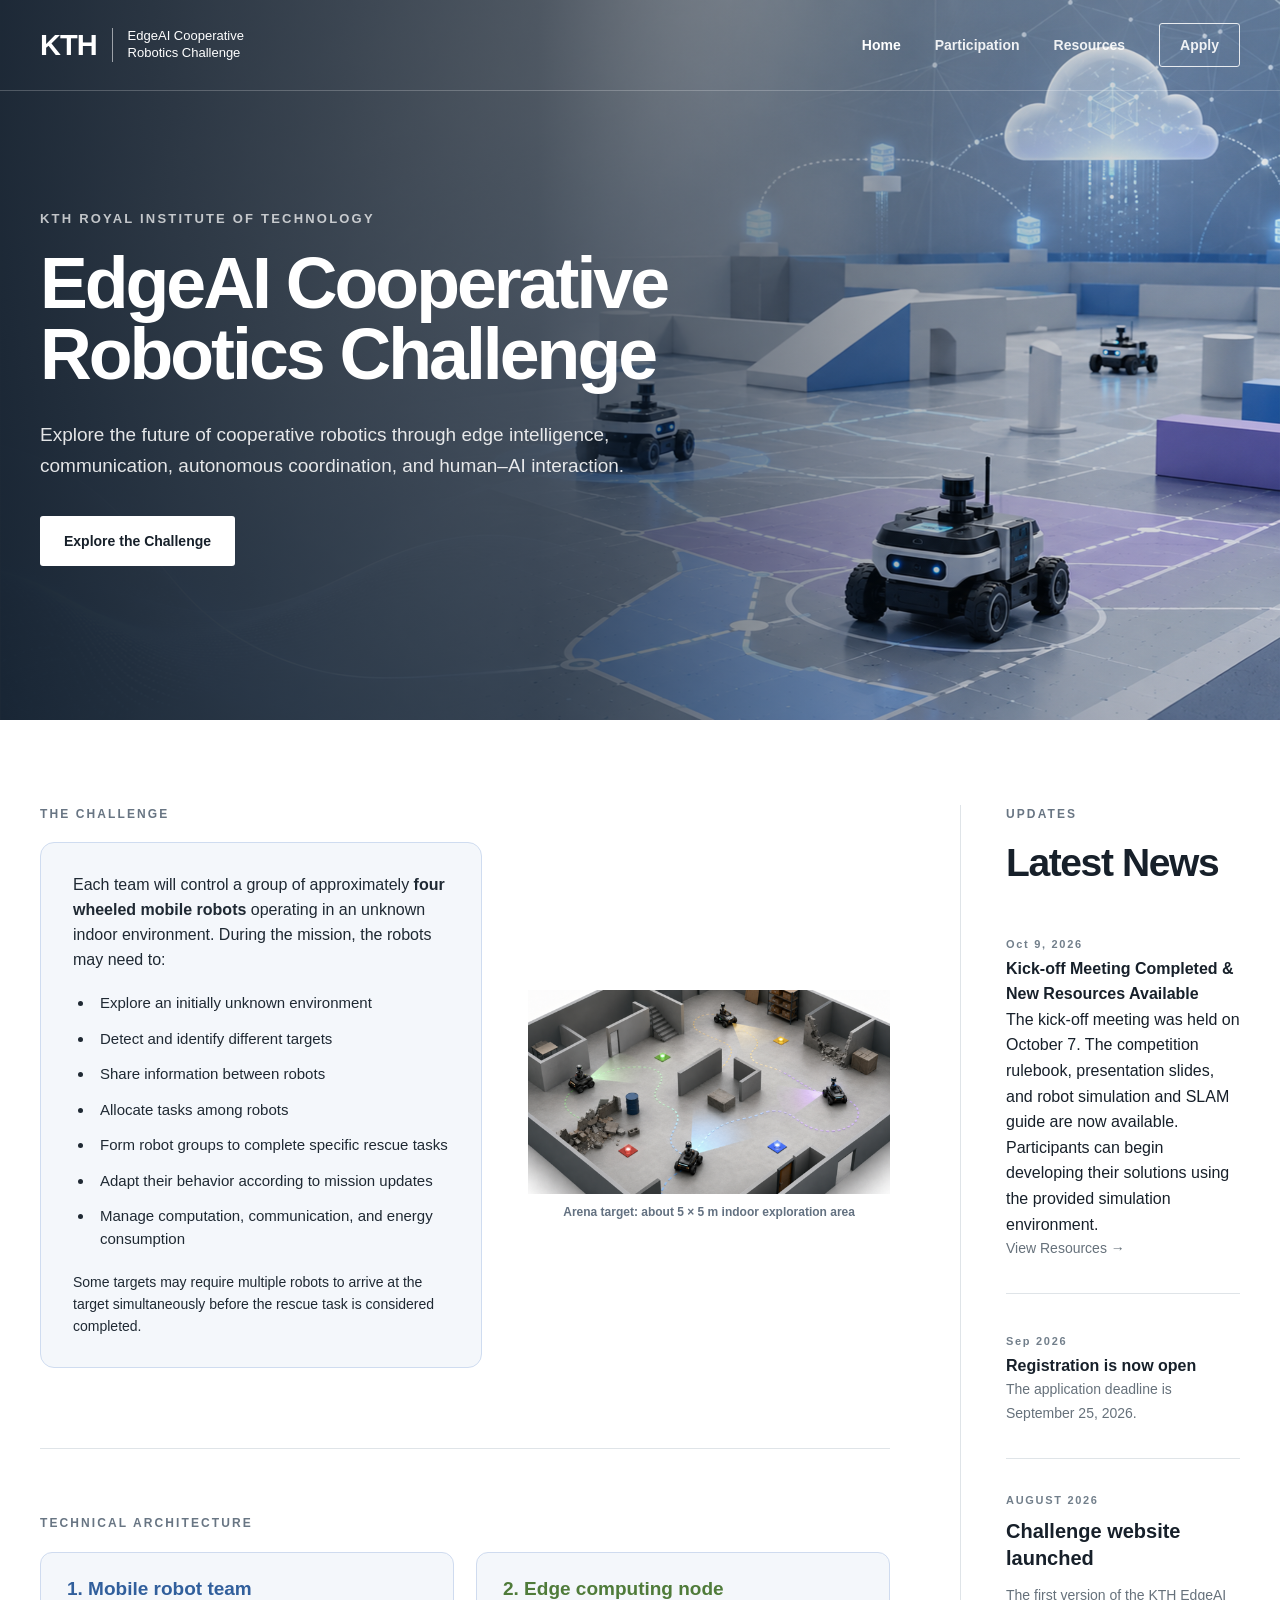
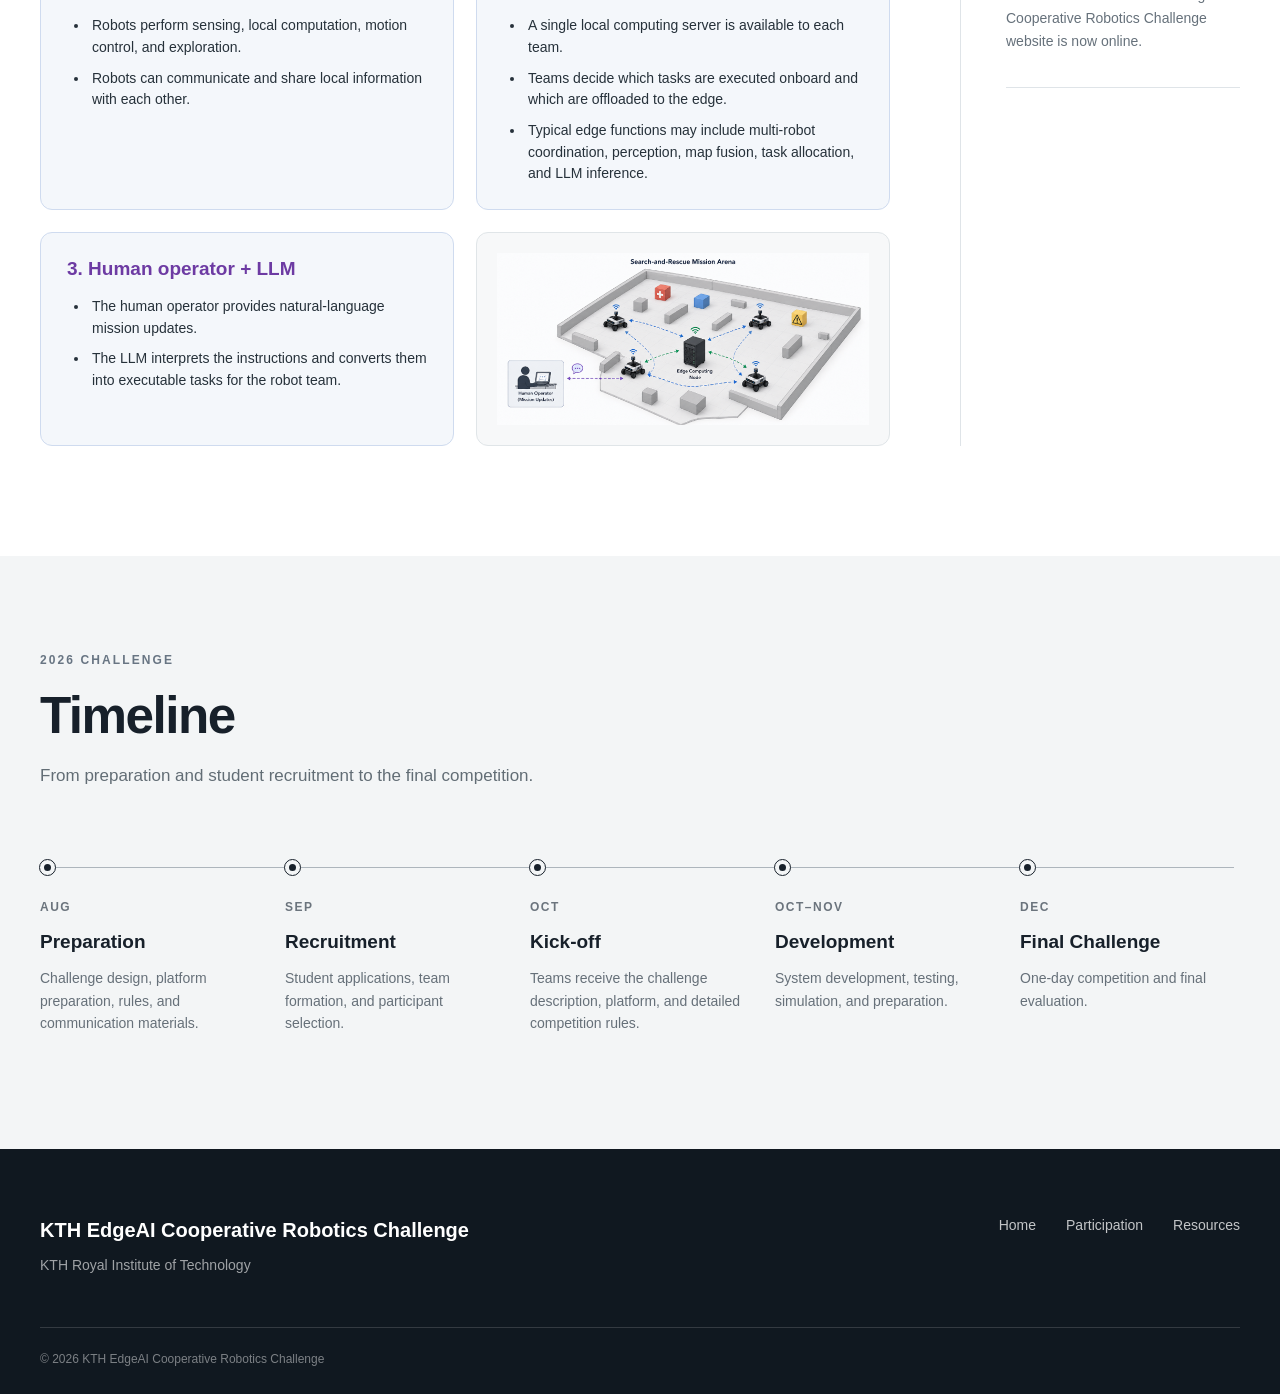
<file: index.html>
<!DOCTYPE html>
<html lang="en">

<head>
    <meta charset="UTF-8">

    <meta name="viewport"
          content="width=device-width, initial-scale=1.0">

    <title>KTH EdgeAI Cooperative Robotics Challenge</title>

    <meta name="description"
          content="KTH EdgeAI Cooperative Robotics Challenge - a student challenge on cooperative robotics, edge AI, communication, control, and human-robot interaction.">

    <link rel="stylesheet" href="style.css">
</head>


<body>


<!-- =========================================================
     Header / Navigation
========================================================= -->

<header class="site-header">

    <div class="nav-container">

        <a href="index.html" class="brand">

            <span class="brand-main">
                KTH
            </span>

            <span class="brand-sub">
                EdgeAI Cooperative<br>
                Robotics Challenge
            </span>

        </a>


        <nav class="main-nav">

            <a href="index.html"
               class="active">
                Home
            </a>

            <a href="participation.html">
                Participation
            </a>

            <a href="resources.html">
                Resources
            </a>

            <a href="apply.html"
               class="apply-button">
                Apply
            </a>

        </nav>

    </div>

</header>



<!-- =========================================================
     Hero
========================================================= -->

<section class="hero">

    <div class="hero-overlay"></div>

    <div class="hero-container">

        <div class="hero-content">

            <p class="hero-kicker">
                KTH ROYAL INSTITUTE OF TECHNOLOGY
            </p>

            <h1>
                EdgeAI Cooperative<br>
                Robotics Challenge
            </h1>

            <p class="hero-description">
                Explore the future of cooperative robotics through
                edge intelligence, communication, autonomous coordination,
                and human–AI interaction.
            </p>

            <a href="#challenge"
               class="hero-button">
                Explore the Challenge
            </a>

        </div>

    </div>

</section>



<!-- =========================================================
     Main
========================================================= -->

<main>


    <!-- =====================================================
         Main content + Latest News
    ====================================================== -->

    <section class="content-section"
             id="challenge">

        <div class="content-grid">


            <!-- =================================================
                 LEFT MAIN COLUMN
            ================================================== -->

            <div class="main-column">


                <!-- =============================================
                     Challenge
                ============================================== -->

                <section class="challenge-section">

                    <p class="section-label">
                        THE CHALLENGE
                    </p>


                    <div class="challenge-layout">


                        <!-- LEFT TEXT -->

                        <div class="challenge-text">

                            <p class="challenge-overview">

                                Each team will control a group of approximately
                                <strong>four wheeled mobile robots</strong>
                                operating in an unknown indoor environment.

                                During the mission, the robots may need to:

                            </p>


                            <ul class="challenge-list">

                                <li>
                                    Explore an initially unknown environment
                                </li>

                                <li>
                                    Detect and identify different targets
                                </li>

                                <li>
                                    Share information between robots
                                </li>

                                <li>
                                    Allocate tasks among robots
                                </li>

                                <li>
                                    Form robot groups to complete specific rescue tasks
                                </li>

                                <li>
                                    Adapt their behavior according to mission updates
                                </li>

                                <li>
                                    Manage computation, communication,
                                    and energy consumption
                                </li>

                            </ul>


                            <p class="challenge-note">

                                Some targets may require multiple robots
                                to arrive at the target simultaneously
                                before the rescue task is considered completed.

                            </p>

                        </div>


                        <!-- RIGHT IMAGE -->

                        <div class="challenge-image-block">

                            <img
                                src="images/arena.png"
                                alt="Indoor multi-robot exploration challenge scenario"
                                class="challenge-image"
                            >

                            <p class="image-caption">
                                Arena target: about 5 × 5 m indoor exploration area
                            </p>

                        </div>


                    </div>

                </section>



                <!-- =============================================
                     Technical Architecture
                ============================================== -->

<section class="architecture-section">

    <p class="section-label">
        TECHNICAL ARCHITECTURE
    </p>

    <div class="architecture-grid">

        <!-- 1. Mobile robot team -->
        <div class="architecture-card">

            <h3>
                1. Mobile robot team
            </h3>

            <ul>
                <li>
                    Robots perform sensing, local computation,
                    motion control, and exploration.
                </li>

                <li>
                    Robots can communicate and share local
                    information with each other.
                </li>
            </ul>

        </div>


        <!-- 2. Edge computing node -->
        <div class="architecture-card">

            <h3>
                2. Edge computing node
            </h3>

            <ul>
                <li>
                    A single local computing server is available
                    to each team.
                </li>

                <li>
                    Teams decide which tasks are executed onboard
                    and which are offloaded to the edge.
                </li>

                <li>
                    Typical edge functions may include multi-robot
                    coordination, perception, map fusion,
                    task allocation, and LLM inference.
                </li>
            </ul>

        </div>


        <!-- 3. Human operator + LLM -->
        <div class="architecture-card">

            <h3>
                3. Human operator + LLM
            </h3>

            <ul>
                <li>
                    The human operator provides natural-language
                    mission updates.
                </li>

                <li>
                    The LLM interprets the instructions and converts
                    them into executable tasks for the robot team.
                </li>
            </ul>

        </div>


        <!-- Architecture figure -->
        <div class="architecture-figure">

            <img
                src="images/architecture.png"
                alt="Technical architecture of the KTH EdgeAI Cooperative Robotics Challenge"
                class="architecture-image"
            >

        </div>

    </div>

</section>

            </div>



            <!-- =================================================
                 RIGHT NEWS COLUMN
            ================================================== -->

            <aside class="news-column">


                <div class="news-header">

                    <p class="section-label">
                        UPDATES
                    </p>

                    <h2>
                        Latest News
                    </h2>

                </div>

                <div class="news-item">
              <span class="news-date">Oct 9, 2026</span>
              <div>
                <strong>Kick-off Meeting Completed &amp; New Resources Available</strong>
                <p>
                  The kick-off meeting was held on October 7.
                  The competition rulebook, presentation slides,
                  and robot simulation and SLAM guide are now available.
                  Participants can begin developing their solutions
                  using the provided simulation environment.
                </p>
                <p>
                  <a href="resources.html">View Resources →</a>
                </p>
              </div>
            </div>

            <div class="news-item">
                  <span class="news-date">Sep 2026</span>
                  <div>
                    <strong>Registration is now open</strong>
                    <p>
                      The application deadline is September 25, 2026.
                    </p>
                  </div>
                </div>


                <article class="news-item">

                    <p class="news-date">
                        AUGUST 2026
                    </p>

                    <h3>
                        Challenge website launched
                    </h3>

                    <p>
                        The first version of the KTH EdgeAI Cooperative
                        Robotics Challenge website is now online.
                    </p>

                </article>

            </aside>


        </div>

    </section>



    <!-- =====================================================
         Timeline
    ====================================================== -->

    <section class="timeline-section">

        <div class="timeline-container">


            <div class="timeline-heading">

                <p class="section-label">
                    2026 CHALLENGE
                </p>

                <h2>
                    Timeline
                </h2>

                <p>
                    From preparation and student recruitment
                    to the final competition.
                </p>

            </div>



            <div class="timeline">


                <div class="timeline-item">

                    <div class="timeline-dot"></div>

                    <p class="timeline-month">
                        AUG
                    </p>

                    <h3>
                        Preparation
                    </h3>

                    <p>
                        Challenge design, platform preparation,
                        rules, and communication materials.
                    </p>

                </div>



                <div class="timeline-item">

                    <div class="timeline-dot"></div>

                    <p class="timeline-month">
                        SEP
                    </p>

                    <h3>
                        Recruitment
                    </h3>

                    <p>
                        Student applications, team formation,
                        and participant selection.
                    </p>

                </div>



                <div class="timeline-item">

                    <div class="timeline-dot"></div>

                    <p class="timeline-month">
                        OCT
                    </p>

                    <h3>
                        Kick-off
                    </h3>

                    <p>
                        Teams receive the challenge description,
                        platform, and detailed competition rules.
                    </p>

                </div>



                <div class="timeline-item">

                    <div class="timeline-dot"></div>

                    <p class="timeline-month">
                        OCT–NOV
                    </p>

                    <h3>
                        Development
                    </h3>

                    <p>
                        System development, testing,
                        simulation, and preparation.
                    </p>

                </div>



                <div class="timeline-item">

                    <div class="timeline-dot"></div>

                    <p class="timeline-month">
                        DEC
                    </p>

                    <h3>
                        Final Challenge
                    </h3>

                    <p>
                        One-day competition and final evaluation.
                    </p>

                </div>


            </div>

        </div>

    </section>


</main>



<!-- =========================================================
     Footer
========================================================= -->

<footer class="site-footer">

    <div class="footer-container">


        <div class="footer-brand">

            <h3>
                KTH EdgeAI Cooperative Robotics Challenge
            </h3>

            <p>
                KTH Royal Institute of Technology
            </p>

        </div>


        <div class="footer-links">

            <a href="index.html">
                Home
            </a>

            <a href="participation.html">
                Participation
            </a>

            <a href="resources.html">
                Resources
            </a>

        </div>


    </div>


    <div class="footer-bottom">
        © 2026 KTH EdgeAI Cooperative Robotics Challenge
    </div>

</footer>


</body>

</html>
</file>
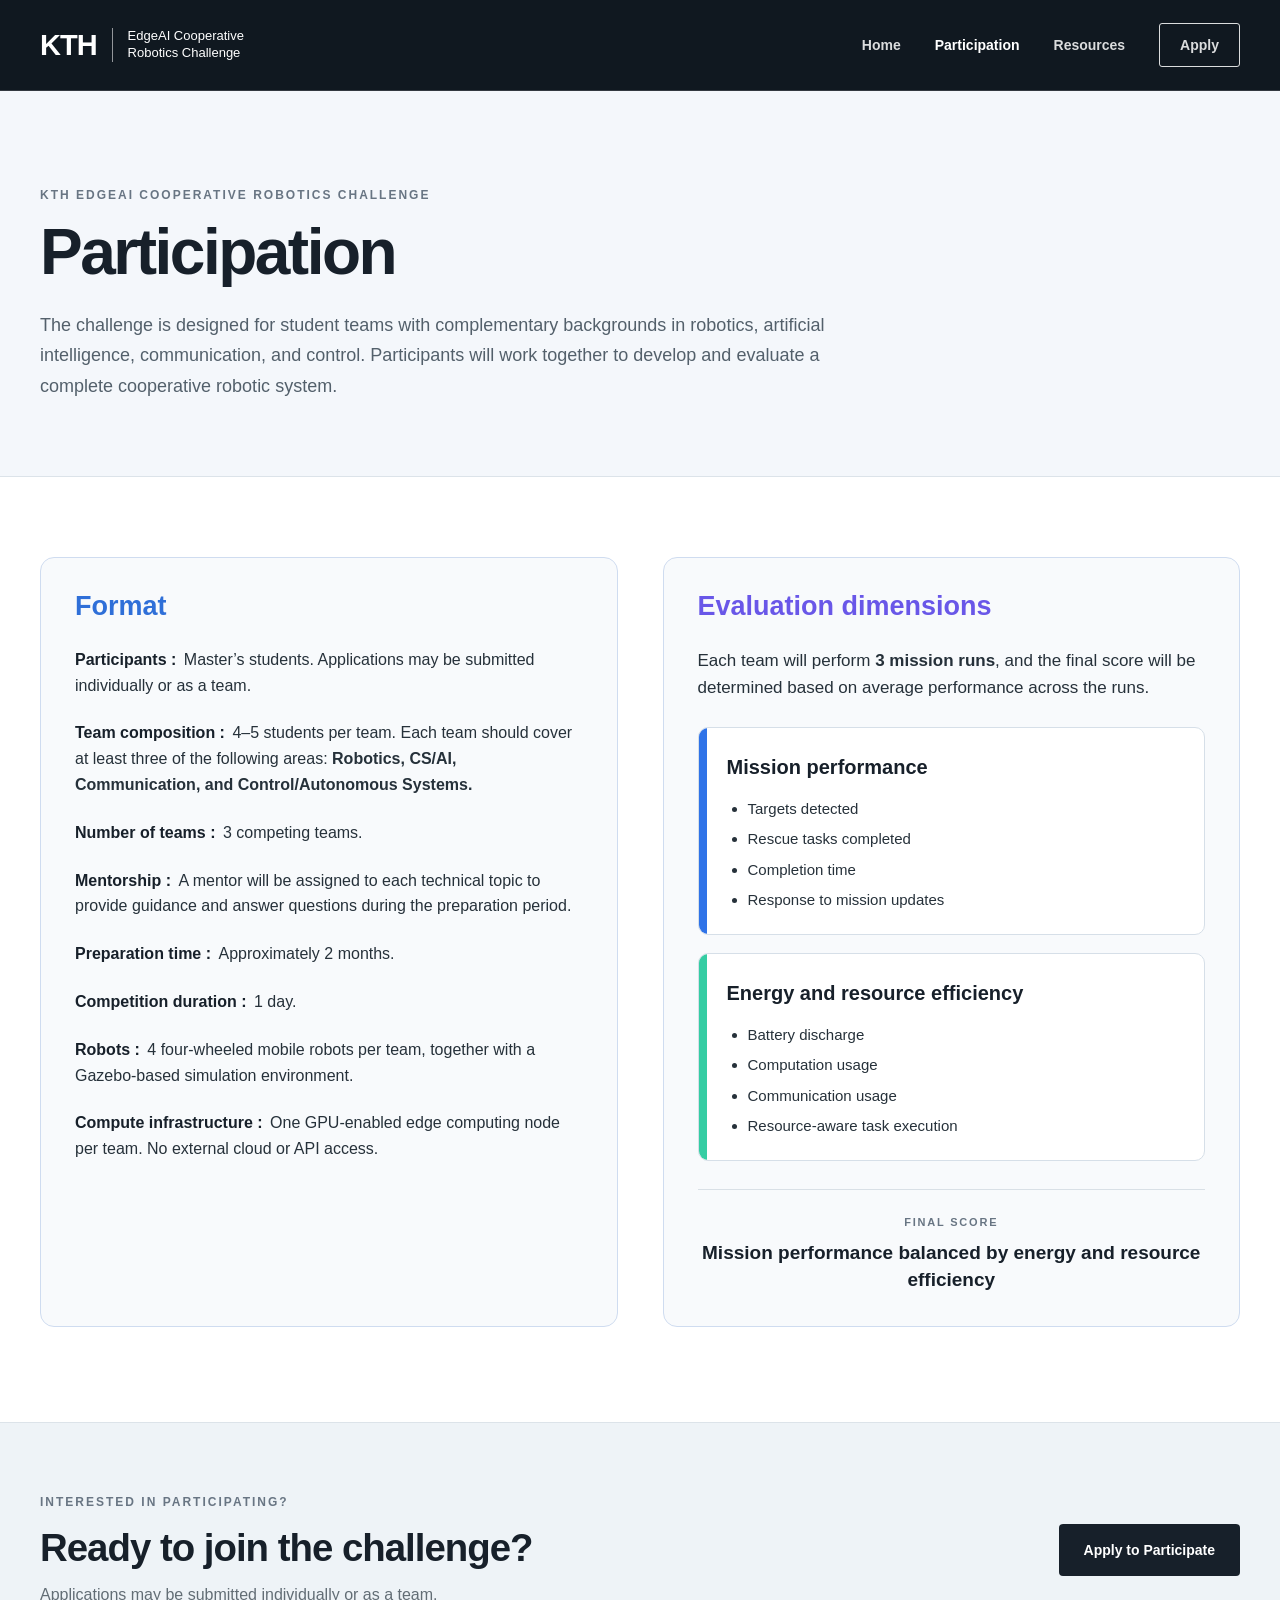
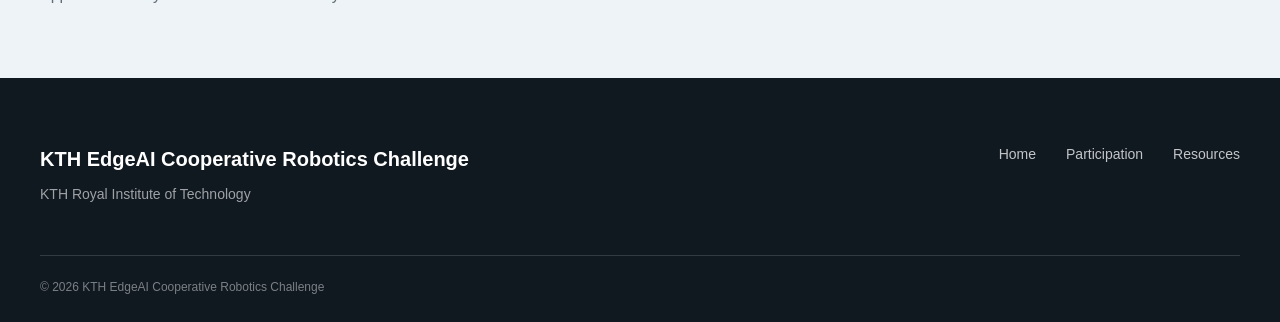
<file: participation.html>
<!DOCTYPE html>
<html lang="en">

<head>
    <meta charset="UTF-8">

    <meta name="viewport"
          content="width=device-width, initial-scale=1.0">

    <title>Participation | KTH EdgeAI Cooperative Robotics Challenge</title>

    <meta name="description"
          content="Participation information for the KTH EdgeAI Cooperative Robotics Challenge.">

    <link rel="stylesheet" href="style.css">
</head>


<body class="inner-page">


<!-- =========================================================
     Header / Navigation
========================================================= -->

<header class="inner-header">

    <div class="nav-container">

        <a href="index.html" class="brand">

            <span class="brand-main">
                KTH
            </span>

            <span class="brand-sub">
                EdgeAI Cooperative<br>
                Robotics Challenge
            </span>

        </a>


        <nav class="main-nav">

            <a href="index.html">
                Home
            </a>

            <a href="participation.html"
               class="active">
                Participation
            </a>

            <a href="resources.html">
                Resources
            </a>

            <a href="apply.html"
               class="apply-button">
                Apply
            </a>

        </nav>

    </div>

</header>



<!-- =========================================================
     Participation Hero
========================================================= -->

<section class="participation-hero">

    <div class="participation-container">

        <p class="page-kicker">
            KTH EDGEAI COOPERATIVE ROBOTICS CHALLENGE
        </p>

        <h1>
            Participation
        </h1>

        <p class="participation-lead">
            The challenge is designed for student teams with complementary
            backgrounds in robotics, artificial intelligence, communication,
            and control. Participants will work together to develop and evaluate
            a complete cooperative robotic system.
        </p>

    </div>

</section>



<!-- =========================================================
     Participation Main Content
========================================================= -->

<main>

    <section class="participation-content">

        <div class="participation-container">

            <div class="participation-grid">


                <!-- =================================================
                     LEFT: FORMAT
                ================================================== -->

                <section class="participation-panel format-panel">

                    <h2>
                        Format
                    </h2>


                    <div class="format-item">

                        <h3>
                            Participants
                        </h3>

                        <p>
                            Master’s students. Applications may be submitted
                            individually or as a team.
                        </p>

                    </div>


                    <div class="format-item">

                        <h3>
                            Team composition
                        </h3>

                        <p>
                            4–5 students per team. Each team should cover at least
                            three of the following areas:
                            <strong>
                                Robotics, CS/AI, Communication,
                                and Control/Autonomous Systems.
                            </strong>
                        </p>

                    </div>


                    <div class="format-item">

                        <h3>
                            Number of teams
                        </h3>

                        <p>
                            3 competing teams.
                        </p>

                    </div>


                    <div class="format-item">

                        <h3>
                            Mentorship
                        </h3>

                        <p>
                            A mentor will be assigned to each technical topic to provide guidance and answer questions during the preparation period. 
                        </p>

                    </div>


                    <div class="format-item">

                        <h3>
                            Preparation time
                        </h3>

                        <p>
                            Approximately 2 months.
                        </p>

                    </div>


                    <div class="format-item">

                        <h3>
                            Competition duration
                        </h3>

                        <p>
                            1 day.
                        </p>

                    </div>


                    <div class="format-item">

                        <h3>
                            Robots
                        </h3>

                        <p>
                            4 four-wheeled mobile robots per team, together with
                            a Gazebo-based simulation environment.
                        </p>

                    </div>


                    <div class="format-item">

                        <h3>
                            Compute infrastructure
                        </h3>

                        <p>
                            One GPU-enabled edge computing node per team.
                            No external cloud or API access.
                        </p>

                    </div>

                </section>



                <!-- =================================================
                     RIGHT: EVALUATION
                ================================================== -->

                <section class="participation-panel evaluation-panel">

                    <h2>
                        Evaluation dimensions
                    </h2>


                    <p class="evaluation-intro">
                        Each team will perform
                        <strong>3 mission runs</strong>,
                        and the final score will be determined based on
                        average performance across the runs.
                    </p>


                    <!-- Mission performance -->

                    <div class="evaluation-card mission-card">

                        <h3>
                            Mission performance
                        </h3>

                        <ul>
                            <li>Targets detected</li>
                            <li>Rescue tasks completed</li>
                            <li>Completion time</li>
                            <li>Response to mission updates</li>
                        </ul>

                    </div>


                    <!-- Energy -->

                    <div class="evaluation-card energy-card">

                        <h3>
                            Energy and resource efficiency
                        </h3>

                        <ul>
                            <li>Battery discharge</li>
                            <li>Computation usage</li>
                            <li>Communication usage</li>
                            <li>Resource-aware task execution</li>
                        </ul>

                    </div>


                    <div class="score-box">

                        <p class="score-label">
                            FINAL SCORE
                        </p>

                        <p class="score-text">
                            Mission performance balanced by
                            energy and resource efficiency
                        </p>

                    </div>

                </section>


            </div>

        </div>

    </section>



    <!-- =====================================================
         Apply CTA
    ====================================================== -->

    <section class="participation-cta">

        <div class="participation-container">

            <div class="cta-content">

                <div>

                    <p class="page-kicker">
                        INTERESTED IN PARTICIPATING?
                    </p>

                    <h2>
                        Ready to join the challenge?
                    </h2>

                    <p>
                        Applications may be submitted individually or as a team.
                    </p>

                </div>


                <a href="apply.html"
                   class="cta-button">
                    Apply to Participate
                </a>

            </div>

        </div>

    </section>

</main>



<!-- =========================================================
     Footer
========================================================= -->

<footer class="site-footer">

    <div class="footer-container">


        <div class="footer-brand">

            <h3>
                KTH EdgeAI Cooperative Robotics Challenge
            </h3>

            <p>
                KTH Royal Institute of Technology
            </p>

        </div>


        <div class="footer-links">

            <a href="index.html">
                Home
            </a>

            <a href="participation.html">
                Participation
            </a>

            <a href="resources.html">
                Resources
            </a>

        </div>


    </div>


    <div class="footer-bottom">
        © 2026 KTH EdgeAI Cooperative Robotics Challenge
    </div>

</footer>


</body>

</html>
</file>
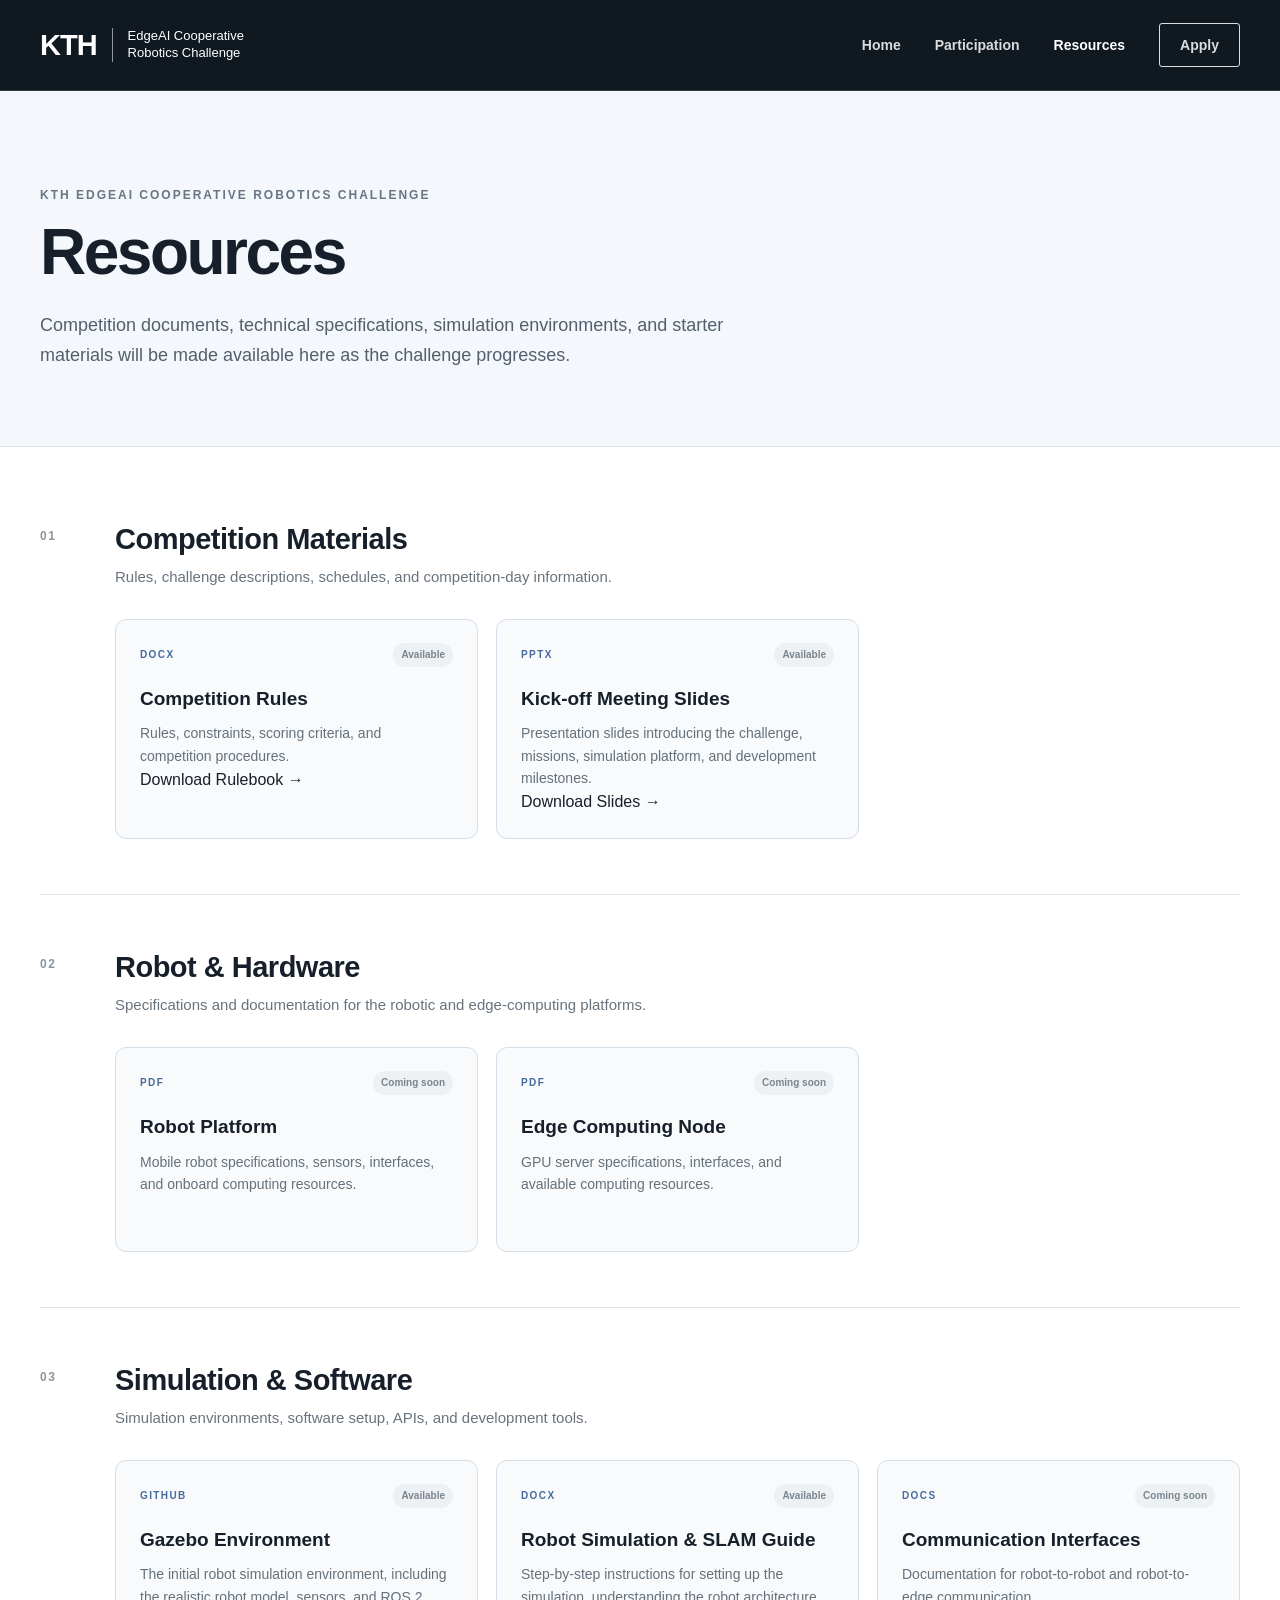
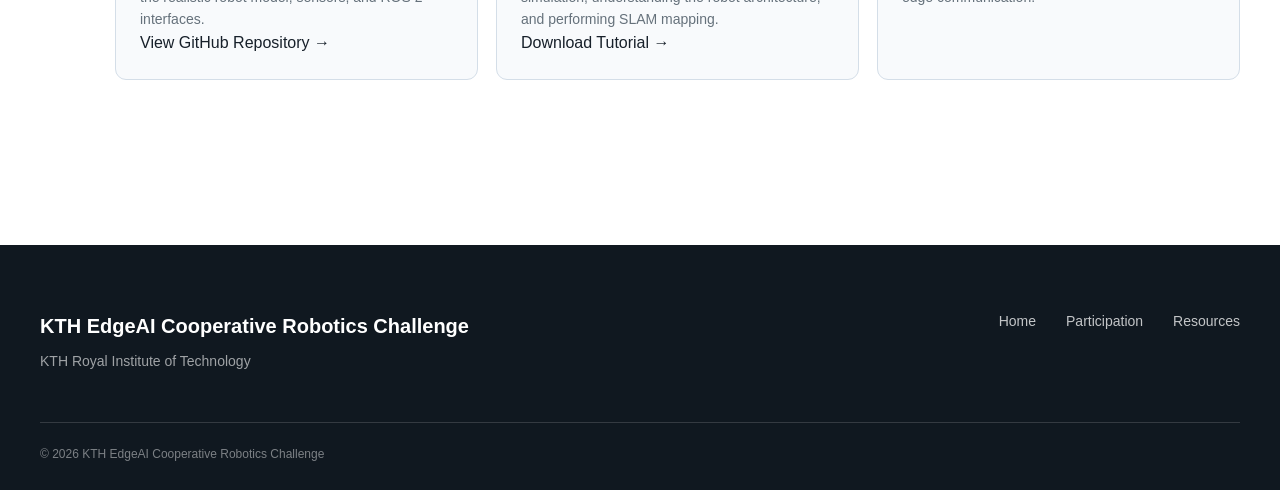
<file: resources.html>
<!DOCTYPE html>
<html lang="en">

<head>
    <meta charset="UTF-8">

    <meta name="viewport"
          content="width=device-width, initial-scale=1.0">

    <title>Resources | KTH EdgeAI Cooperative Robotics Challenge</title>

    <meta name="description"
          content="Resources for the KTH EdgeAI Cooperative Robotics Challenge.">

    <link rel="stylesheet" href="style.css">
</head>


<body class="inner-page">


<!-- =========================================================
     Header / Navigation
========================================================= -->

<header class="inner-header">

    <div class="nav-container">

        <a href="index.html" class="brand">

            <span class="brand-main">
                KTH
            </span>

            <span class="brand-sub">
                EdgeAI Cooperative<br>
                Robotics Challenge
            </span>

        </a>


        <nav class="main-nav">

            <a href="index.html">
                Home
            </a>

            <a href="participation.html">
                Participation
            </a>

            <a href="resources.html"
               class="active">
                Resources
            </a>

            <a href="apply.html"
               class="apply-button">
                Apply
            </a>

        </nav>

    </div>

</header>



<!-- =========================================================
     Resources Hero
========================================================= -->

<section class="resources-hero">

    <div class="resources-container">

        <p class="page-kicker">
            KTH EDGEAI COOPERATIVE ROBOTICS CHALLENGE
        </p>

        <h1>
            Resources
        </h1>

        <p class="resources-lead">
            Competition documents, technical specifications,
            simulation environments, and starter materials will
            be made available here as the challenge progresses.
        </p>

    </div>

</section>



<!-- =========================================================
     Resources
========================================================= -->

<main>

    <section class="resources-content">

        <div class="resources-container">


            <!-- =================================================
                 Competition Materials
            ================================================== -->

            <div class="resource-section">

                <div class="resource-section-heading">

                    <p class="resource-number">
                        01
                    </p>

                    <div>

                        <h2>
                            Competition Materials
                        </h2>

                        <p>
                            Rules, challenge descriptions, schedules,
                            and competition-day information.
                        </p>

                    </div>

                </div>


                <div class="resource-grid">



                    <div class="resource-card">
                        <div class="resource-card-top">
                            <span class="resource-type">DOCX</span>
                            <span class="resource-status">Available</span>
                        </div>

                        <h3>Competition Rules</h3>

                        <p>Rules, constraints, scoring criteria, and competition procedures.</p>

                        <a href="resources/Edge_AI_Robotics_Challenge_Rulebook_V0.docx" download>
                            Download Rulebook &rarr;
                        </a>
                    </div>


                    <div class="resource-card">
                        <div class="resource-card-top">
                            <span class="resource-type">PPTX</span>
                            <span class="resource-status">Available</span>
                        </div>

                        <h3>Kick-off Meeting Slides</h3>

                        <p>Presentation slides introducing the challenge, missions, simulation platform, and development milestones.</p>

                        <a href="resources/Edge_AI_Robotics_Challenge_Kickoff.pptx" download>
                            Download Slides &rarr;
                        </a>
                    </div>







                </div>

            </div>



            <!-- =================================================
                 Robot and Hardware
            ================================================== -->

            <div class="resource-section">

                <div class="resource-section-heading">

                    <p class="resource-number">
                        02
                    </p>

                    <div>

                        <h2>
                            Robot & Hardware
                        </h2>

                        <p>
                            Specifications and documentation for the
                            robotic and edge-computing platforms.
                        </p>

                    </div>

                </div>


                <div class="resource-grid">


                    <div class="resource-card">

                        <div class="resource-card-top">

                            <span class="resource-type">
                                PDF
                            </span>

                            <span class="resource-status">
                                Coming soon
                            </span>

                        </div>

                        <h3>
                            Robot Platform
                        </h3>

                        <p>
                            Mobile robot specifications, sensors,
                            interfaces, and onboard computing resources.
                        </p>

                    </div>


                    <div class="resource-card">

                        <div class="resource-card-top">

                            <span class="resource-type">
                                PDF
                            </span>

                            <span class="resource-status">
                                Coming soon
                            </span>

                        </div>

                        <h3>
                            Edge Computing Node
                        </h3>

                        <p>
                            GPU server specifications, interfaces,
                            and available computing resources.
                        </p>

                    </div>

                </div>

            </div>



            <!-- =================================================
                 Simulation and Software
            ================================================== -->

            <div class="resource-section">

                <div class="resource-section-heading">

                    <p class="resource-number">
                        03
                    </p>

                    <div>

                        <h2>
                            Simulation & Software
                        </h2>

                        <p>
                            Simulation environments, software setup,
                            APIs, and development tools.
                        </p>

                    </div>

                </div>


                <div class="resource-grid">



                    <div class="resource-card">
                        <div class="resource-card-top">
                            <span class="resource-type">GITHUB</span>
                            <span class="resource-status">Available</span>
                        </div>
                        <h3>Gazebo Environment</h3>
                        <p>The initial robot simulation environment, including the realistic robot model, sensors, and ROS 2 interfaces.</p>
                        <a href="https://github.com/dongjw-hit/edgeai_robot_ws" target="_blank" rel="noopener noreferrer">
                            View GitHub Repository →
                        </a>
                    </div>



                    <div class="resource-card">
                        <div class="resource-card-top">
                            <span class="resource-type">DOCX</span>
                            <span class="resource-status">Available</span>
                        </div>
                        <h3>Robot Simulation &amp; SLAM Guide</h3>
                        <p>Step-by-step instructions for setting up the simulation, understanding the robot architecture, and performing SLAM mapping.</p>
                        <a href="resources/Initial_Robot_Simulation_and_SLAM_Guide.docx" download>
                            Download Tutorial →
                        </a>
                    </div>


                    <div class="resource-card">

                        <div class="resource-card-top">

                            <span class="resource-type">
                                DOCS
                            </span>

                            <span class="resource-status">
                                Coming soon
                            </span>

                        </div>

                        <h3>
                            Communication Interfaces
                        </h3>

                        <p>
                            Documentation for robot-to-robot and
                            robot-to-edge communication.
                        </p>

                    </div>

                </div>

            </div>






        </div>

    </section>

</main>



<!-- =========================================================
     Footer
========================================================= -->

<footer class="site-footer">

    <div class="footer-container">


        <div class="footer-brand">

            <h3>
                KTH EdgeAI Cooperative Robotics Challenge
            </h3>

            <p>
                KTH Royal Institute of Technology
            </p>

        </div>


        <div class="footer-links">

            <a href="index.html">
                Home
            </a>

            <a href="participation.html">
                Participation
            </a>

            <a href="resources.html">
                Resources
            </a>

        </div>


    </div>


    <div class="footer-bottom">
        © 2026 KTH EdgeAI Cooperative Robotics Challenge
    </div>

</footer>


</body>

</html>
</file>
<file: style.css>
/* =========================================================
   Base
========================================================= */

* {
    margin: 0;
    padding: 0;
    box-sizing: border-box;
}


html {
    scroll-behavior: smooth;
}


body {
    font-family: Arial, Helvetica, sans-serif;

    color: #17202a;

    background: #ffffff;

    line-height: 1.6;
}


img {
    max-width: 100%;
    display: block;
}


a {
    color: inherit;
    text-decoration: none;
}



/* =========================================================
   Header / Navigation
========================================================= */

.site-header {
    position: absolute;

    top: 0;
    left: 0;

    width: 100%;

    z-index: 100;

    border-bottom:
        1px solid rgba(255, 255, 255, 0.22);
}


.nav-container {
    max-width: 1280px;

    margin: 0 auto;

    padding: 22px 40px;

    display: flex;

    align-items: center;

    justify-content: space-between;
}



/* Brand */

.brand {
    display: flex;

    align-items: center;

    gap: 15px;

    color: #ffffff;
}


.brand-main {
    font-size: 29px;

    font-weight: 800;

    letter-spacing: -1px;
}


.brand-sub {
    padding-left: 15px;

    border-left:
        1px solid rgba(255, 255, 255, 0.55);

    font-size: 13px;

    font-weight: 500;

    line-height: 1.3;
}



/* Navigation */

.main-nav {
    display: flex;

    align-items: center;

    gap: 34px;
}


.main-nav a {
    color: rgba(255, 255, 255, 0.9);

    font-size: 14px;

    font-weight: 600;

    transition: opacity 0.2s ease;
}


.main-nav a:hover {
    opacity: 0.7;
}


.main-nav .active {
    color: #ffffff;
}


.main-nav .apply-button {
    padding: 10px 20px;

    border:
        1px solid rgba(255, 255, 255, 0.85);

    border-radius: 3px;

    transition:
        background 0.2s ease,
        color 0.2s ease;
}


.main-nav .apply-button:hover {
    background: #ffffff;

    color: #17202a;

    opacity: 1;
}



/* =========================================================
   Hero
========================================================= */

.hero {
    position: relative;

    min-height: 720px;

    display: flex;

    align-items: center;

    background-image:
        url("images/hero.png");

    background-size: cover;

    background-position: center;
}


.hero-overlay {
    position: absolute;

    inset: 0;

    background:
        linear-gradient(
            90deg,
            rgba(5, 18, 33, 0.90) 0%,
            rgba(5, 18, 33, 0.70) 42%,
            rgba(5, 18, 33, 0.25) 75%,
            rgba(5, 18, 33, 0.10) 100%
        );
}


.hero-container {
    position: relative;

    z-index: 2;

    width: 100%;

    max-width: 1280px;

    margin: 0 auto;

    padding:
        145px 40px 90px;
}


.hero-content {
    max-width: 760px;
}


.hero-kicker {
    margin-bottom: 18px;

    color:
        rgba(255, 255, 255, 0.72);

    font-size: 13px;

    font-weight: 700;

    letter-spacing: 2.2px;
}


.hero h1 {
    color: #ffffff;

    font-size:
        clamp(52px, 5.6vw, 84px);

    line-height: 1;

    letter-spacing: -3px;

    font-weight: 700;
}


.hero-description {
    max-width: 650px;

    margin-top: 28px;

    color:
        rgba(255, 255, 255, 0.88);

    font-size: 19px;

    line-height: 1.65;
}


.hero-button {
    display: inline-block;

    margin-top: 34px;

    padding:
        14px 24px;

    background: #ffffff;

    color: #17202a;

    font-size: 14px;

    font-weight: 700;

    border-radius: 3px;

    transition:
        transform 0.2s ease,
        background 0.2s ease;
}


.hero-button:hover {
    transform:
        translateY(-2px);

    background: #f0f2f4;
}



/* =========================================================
   General content
========================================================= */

.content-section {
    padding:
        85px 40px 110px;
}


.content-grid {
    max-width: 1280px;

    margin: 0 auto;

    display: grid;

    grid-template-columns:
        minmax(0, 2.5fr)
        minmax(280px, 0.8fr);

    gap: 70px;
}


.section-label {
    margin-bottom: 18px;

    color: #687583;

    font-size: 12px;

    font-weight: 800;

    letter-spacing: 2.1px;
}



/* =========================================================
   Challenge
========================================================= */

.challenge-section {
    width: 100%;
}


.challenge-layout {
    display: grid;

    grid-template-columns:
        minmax(0, 1.1fr)
        minmax(300px, 0.9fr);

    gap: 46px;

    align-items: center;
}



/* Challenge text */

.challenge-text {
    max-width: none;

    padding: 30px 32px;

    background: #f4f7fb;

    border: 1px solid #cfdcf0;

    border-radius: 14px;
}

.challenge-overview {
    margin: 0 0 18px;

    color: #1f2933;

    font-size: 16px;

    line-height: 1.55;
}

.challenge-list {
    margin: 0;

    padding-left: 22px;

    color: #1f2933;

    font-size: 15px;

    line-height: 1.5;
}

.challenge-list li {
    margin-bottom: 11px;

    padding-left: 5px;
}

.challenge-list li::marker {
    font-size: 1.15em;
}

.challenge-note {
    margin-top: 22px;

    color: #1f2933;

    font-size: 14px;

    line-height: 1.55;
}


/* Challenge image */

.challenge-image-block {
    width: 100%;

    align-self: center;
}


.challenge-image {
    width: 100%;

    max-width: 430px;

    margin-left: auto;

    height: auto;

    object-fit: contain;
}


.image-caption {
    max-width: 430px;

    margin:
        10px 0 0 auto;

    color: #637181;

    text-align: center;

    font-size: 12px;

    font-weight: 600;

    line-height: 1.4;
}



/* =========================================================
   Technical Architecture
========================================================= */

.architecture-section {
    margin-top: 80px;
    padding-top: 65px;

    border-top: 1px solid #dfe4e8;
}


/* 2 × 2 layout */

.architecture-grid {
    display: grid;

    grid-template-columns: repeat(2, minmax(0, 1fr));

    gap: 22px;

    align-items: stretch;
}


/* Cards */

.architecture-card {
    padding: 24px 26px;

    background: #f4f7fb;

    border: 1px solid #cfdbef;

    border-radius: 12px;

    min-height: 210px;
}


.architecture-card h3 {
    margin-bottom: 14px;

    color: #315f9c;

    font-size: 19px;

    font-weight: 700;

    line-height: 1.3;
}


.architecture-card:nth-child(2) h3 {
    color: #4f7b3a;
}


.architecture-card:nth-child(3) h3 {
    color: #6d3ba3;
}


.architecture-card ul {
    margin: 0;

    padding-left: 22px;

    color: #26313a;

    font-size: 14px;

    line-height: 1.55;
}


.architecture-card li {
    margin-bottom: 9px;

    padding-left: 3px;
}


.architecture-card li:last-child {
    margin-bottom: 0;
}


/* Figure */

.architecture-figure {
    display: flex;

    align-items: center;

    justify-content: center;

    padding: 20px;

    background: #f7f8f9;

    border: 1px solid #e0e5e8;

    border-radius: 12px;
}


.architecture-image {
    width: 100%;

    max-width: 520px;

    height: auto;

    display: block;
}


/* Responsive */

@media (max-width: 850px) {

    .architecture-grid {
        grid-template-columns: 1fr;
    }

    .architecture-card {
        min-height: auto;
    }

}


/* =========================================================
   Latest News
========================================================= */

.news-column {
    padding-left: 45px;

    border-left:
        1px solid #dfe4e8;
}


.news-header {
    margin-bottom: 12px;
}


.news-column h2 {
    color: #17202a;

    font-size: 39px;

    font-weight: 700;

    line-height: 1.1;

    letter-spacing: -1.4px;
}


.news-item {
    padding:
        33px 0;

    border-bottom:
        1px solid #dfe4e8;
}


.news-date {
    margin-bottom: 9px;

    color: #727f8b;

    font-size: 11px;

    font-weight: 800;

    letter-spacing: 1.7px;
}


.news-item h3 {
    margin-bottom: 12px;

    color: #17202a;

    font-size: 20px;

    font-weight: 650;

    line-height: 1.35;
}


.news-item p:last-child {
    color: #66717b;

    font-size: 14px;

    line-height: 1.65;
}



/* =========================================================
   Timeline
========================================================= */

.timeline-section {
    padding:
        95px 40px 115px;

    background: #f3f5f6;
}


.timeline-container {
    max-width: 1280px;

    margin: 0 auto;
}


.timeline-heading {
    max-width: 600px;
}


.timeline-heading h2 {
    color: #17202a;

    font-size:
        clamp(38px, 4vw, 54px);

    font-weight: 650;

    line-height: 1.1;

    letter-spacing: -1.5px;
}


.timeline-heading > p:last-child {
    margin-top: 18px;

    color: #626d75;

    font-size: 17px;
}


.timeline {
    position: relative;

    margin-top: 70px;

    display: grid;

    grid-template-columns:
        repeat(5, 1fr);

    gap: 25px;
}


.timeline::before {
    content: "";

    position: absolute;

    top: 7px;

    left: 6px;

    right: 6px;

    height: 1px;

    background: #adb5bc;
}


.timeline-item {
    position: relative;

    padding-top: 38px;
}


.timeline-dot {
    position: absolute;

    top: 0;

    left: 0;

    width: 15px;

    height: 15px;

    background: #17202a;

    border:
        4px solid #f3f5f6;

    outline:
        1px solid #17202a;

    border-radius: 50%;
}


.timeline-month {
    margin-bottom: 10px;

    color: #6b747d;

    font-size: 12px;

    font-weight: 800;

    letter-spacing: 1.5px;
}


.timeline-item h3 {
    margin-bottom: 10px;

    color: #17202a;

    font-size: 19px;

    font-weight: 650;
}


.timeline-item p:last-child {
    color: #667079;

    font-size: 14px;

    line-height: 1.6;
}



/* =========================================================
   Footer
========================================================= */

.site-footer {
    padding:
        65px 40px 25px;

    background: #101820;

    color: #ffffff;
}


.footer-container {
    max-width: 1280px;

    margin: 0 auto;

    padding-bottom: 50px;

    display: flex;

    align-items: flex-start;

    justify-content: space-between;
}


.footer-brand h3 {
    margin-bottom: 8px;

    font-size: 20px;

    font-weight: 650;
}


.footer-brand p {
    color:
        rgba(255, 255, 255, 0.6);

    font-size: 14px;
}


.footer-links {
    display: flex;

    gap: 30px;
}


.footer-links a {
    color:
        rgba(255, 255, 255, 0.75);

    font-size: 14px;
}


.footer-links a:hover {
    color: #ffffff;
}


.footer-bottom {
    max-width: 1280px;

    margin: 0 auto;

    padding-top: 22px;

    border-top:
        1px solid rgba(255, 255, 255, 0.15);

    color:
        rgba(255, 255, 255, 0.45);

    font-size: 12px;
}



/* =========================================================
   Responsive - tablet
========================================================= */

@media (max-width: 1050px) {

    .content-grid {
        grid-template-columns: 1fr;

        gap: 70px;
    }


    .news-column {
        padding-left: 0;

        padding-top: 55px;

        border-left: none;

        border-top:
            1px solid #dfe4e8;
    }


.challenge-layout {
    display: grid;

    grid-template-columns: 1.05fr 0.95fr;

    gap: 36px;

    align-items: center;
}


    .challenge-image {
        max-width: 390px;
    }


    .image-caption {
        max-width: 390px;
    }

}



/* =========================================================
   Responsive - smaller tablet
========================================================= */

@media (max-width: 800px) {

    .nav-container {
        padding:
            20px 24px;
    }


    .brand-sub {
        display: none;
    }


    .main-nav {
        gap: 18px;
    }


    .hero-container {
        padding-left: 24px;

        padding-right: 24px;
    }


    .content-section {
        padding-left: 24px;

        padding-right: 24px;
    }


    .challenge-layout {
        grid-template-columns: 1fr;

        gap: 32px;
    }


    .challenge-image {
        max-width: 600px;

        margin-left: 0;
    }


    .image-caption {
        max-width: 600px;

        margin-left: 0;
    }


    .timeline {
        grid-template-columns: 1fr;

        gap: 34px;
    }


    .timeline::before {
        top: 0;

        bottom: 0;

        left: 7px;

        right: auto;

        width: 1px;

        height: auto;
    }


    .timeline-item {
        padding-top: 0;

        padding-left: 42px;
    }


    .timeline-dot {
        top: 3px;

        left: 0;
    }

}



/* =========================================================
   Responsive - mobile
========================================================= */

@media (max-width: 620px) {

    .site-header {
        position: relative;

        background: #101820;
    }


    .nav-container {
        align-items: flex-start;

        gap: 20px;
    }


    .main-nav {
        flex-wrap: wrap;

        justify-content: flex-end;

        gap:
            12px 15px;
    }


    .main-nav a {
        font-size: 12px;
    }


    .main-nav .apply-button {
        padding:
            7px 13px;
    }


    .hero {
        min-height: 610px;
    }


    .hero-container {
        padding-top: 85px;

        padding-bottom: 70px;
    }


    .hero h1 {
        font-size: 48px;

        letter-spacing: -2px;
    }


    .hero-description {
        font-size: 17px;
    }


    .content-section {
        padding-top: 70px;

        padding-bottom: 80px;
    }


    .architecture-section {
        margin-top: 65px;

        padding-top: 55px;
    }


    .architecture-image-wrapper {
        padding: 12px;
    }


    .timeline-section {
        padding:
            75px 24px 85px;
    }


    .footer-container {
        flex-direction: column;

        gap: 35px;
    }

}

/* =========================================================
   Participation Page
========================================================= */

.inner-page {
    background: #ffffff;
}


/* =========================================================
   Inner page navigation
========================================================= */

.inner-header {
    width: 100%;

    background: #101820;

    border-bottom:
        1px solid rgba(255, 255, 255, 0.15);
}


.inner-header .brand {
    color: #ffffff;
}


.inner-header .main-nav a {
    color: rgba(255, 255, 255, 0.85);
}


.inner-header .main-nav .active {
    color: #ffffff;
}


/* =========================================================
   Participation hero
========================================================= */

.participation-hero {
    padding:
        95px 40px 75px;

    background: #f4f7fb;

    border-bottom:
        1px solid #dce3e9;
}


.participation-container {
    max-width: 1280px;

    margin: 0 auto;
}


.page-kicker {
    margin-bottom: 14px;

    color: #687583;

    font-size: 12px;

    font-weight: 800;

    letter-spacing: 2px;
}


.participation-hero h1 {
    color: #17202a;

    font-size:
        clamp(48px, 5vw, 72px);

    line-height: 1;

    font-weight: 700;

    letter-spacing: -2.5px;
}


.participation-lead {
    max-width: 820px;

    margin-top: 26px;

    color: #53606b;

    font-size: 18px;

    line-height: 1.7;
}


/* =========================================================
   Participation content
========================================================= */

.participation-content {
    padding:
        80px 40px 95px;
}


.participation-grid {
    display: grid;

    grid-template-columns:
        minmax(0, 1fr)
        minmax(0, 1fr);

    gap: 45px;

    align-items: stretch;
}


/* Main panels */

.participation-panel {
    padding:
        32px 34px;

    background: #f8fafc;

    border:
        1px solid #cfdcf0;

    border-radius: 14px;
}


.participation-panel > h2 {
    margin-bottom: 24px;

    font-size: 27px;

    font-weight: 700;

    line-height: 1.2;
}


.format-panel > h2 {
    color: #2f6fd8;
}


.evaluation-panel > h2 {
    color: #6957e8;
}


/* =========================================================
   Format
========================================================= */

.format-item {
    margin-bottom: 22px;
}


.format-item:last-child {
    margin-bottom: 0;
}


.format-item h3 {
    display: inline;

    color: #17202a;

    font-size: 16px;

    font-weight: 700;
}


.format-item h3::after {
    content: ":";
}


.format-item p {
    display: inline;

    margin-left: 3px;

    color: #26313a;

    font-size: 16px;

    line-height: 1.55;
}


/* =========================================================
   Evaluation
========================================================= */

.evaluation-intro {
    margin-bottom: 26px;

    color: #26313a;

    font-size: 17px;

    line-height: 1.6;
}


.evaluation-card {
    position: relative;

    margin-bottom: 18px;

    padding:
        23px 25px 23px 28px;

    background: #ffffff;

    border:
        1px solid #d6dfe8;

    border-radius: 10px;

    overflow: hidden;
}


.evaluation-card::before {
    content: "";

    position: absolute;

    top: 0;

    bottom: 0;

    left: 0;

    width: 8px;
}


.mission-card::before {
    background: #2f73e8;
}


.energy-card::before {
    background: #35cda3;
}


.evaluation-card h3 {
    margin-bottom: 14px;

    color: #17202a;

    font-size: 20px;

    font-weight: 700;
}


.evaluation-card ul {
    margin: 0;

    padding-left: 21px;

    color: #26313a;

    font-size: 15px;

    line-height: 1.55;
}


.evaluation-card li {
    margin-bottom: 7px;
}


.evaluation-card li:last-child {
    margin-bottom: 0;
}


/* Final score */

.score-box {
    margin-top: 28px;

    padding-top: 24px;

    border-top:
        1px solid #d9e0e6;

    text-align: center;
}


.score-label {
    margin-bottom: 7px;

    color: #687583;

    font-size: 11px;

    font-weight: 800;

    letter-spacing: 1.8px;
}


.score-text {
    max-width: 500px;

    margin: 0 auto;

    color: #17202a;

    font-size: 19px;

    font-weight: 700;

    line-height: 1.45;
}


/* =========================================================
   CTA
========================================================= */

.participation-cta {
    padding:
        70px 40px;

    background: #eef3f7;

    border-top:
        1px solid #dce3e9;
}


.cta-content {
    display: flex;

    align-items: center;

    justify-content: space-between;

    gap: 50px;
}


.cta-content h2 {
    color: #17202a;

    font-size:
        clamp(30px, 3vw, 44px);

    font-weight: 650;

    line-height: 1.15;

    letter-spacing: -1px;
}


.cta-content > div > p:last-child {
    margin-top: 12px;

    color: #626d75;

    font-size: 16px;
}


.cta-button {
    flex-shrink: 0;

    padding:
        15px 25px;

    background: #17202a;

    color: #ffffff;

    border-radius: 4px;

    font-size: 14px;

    font-weight: 700;

    transition:
        transform 0.2s ease,
        background 0.2s ease;
}


.cta-button:hover {
    transform:
        translateY(-2px);

    background: #2d3944;
}


/* =========================================================
   Participation responsive
========================================================= */

@media (max-width: 900px) {

    .participation-grid {
        grid-template-columns: 1fr;
    }


    .cta-content {
        flex-direction: column;

        align-items: flex-start;
    }

}


@media (max-width: 620px) {

    .participation-hero {
        padding:
            70px 24px 55px;
    }


    .participation-content {
        padding:
            55px 24px 70px;
    }


    .participation-panel {
        padding:
            26px 22px;
    }


    .participation-cta {
        padding:
            55px 24px;
    }


    .format-item h3,
    .format-item p {
        font-size: 15px;
    }

}

/* =========================================================
   Resources Page
========================================================= */

.resources-hero {
    padding:
        95px 40px 75px;

    background: #f4f7fb;

    border-bottom:
        1px solid #dce3e9;
}


.resources-container {
    max-width: 1280px;

    margin: 0 auto;
}


.resources-hero h1 {
    color: #17202a;

    font-size:
        clamp(48px, 5vw, 72px);

    line-height: 1;

    font-weight: 700;

    letter-spacing: -2.5px;
}


.resources-lead {
    max-width: 760px;

    margin-top: 26px;

    color: #53606b;

    font-size: 18px;

    line-height: 1.7;
}



/* =========================================================
   Resources content
========================================================= */

.resources-content {
    padding:
        75px 40px 110px;
}


.resource-section {
    padding:
        55px 0;

    border-bottom:
        1px solid #dfe4e8;
}


.resource-section:first-child {
    padding-top: 0;
}


.resource-section:last-child {
    border-bottom: none;
}



/* Section heading */

.resource-section-heading {
    display: grid;

    grid-template-columns:
        55px minmax(0, 1fr);

    gap: 20px;

    margin-bottom: 30px;
}


.resource-number {
    padding-top: 5px;

    color: #8a96a1;

    font-size: 12px;

    font-weight: 800;

    letter-spacing: 1.5px;
}


.resource-section-heading h2 {
    color: #17202a;

    font-size: 29px;

    font-weight: 700;

    line-height: 1.2;

    letter-spacing: -0.5px;
}


.resource-section-heading div > p {
    max-width: 690px;

    margin-top: 8px;

    color: #68737d;

    font-size: 15px;

    line-height: 1.6;
}



/* =========================================================
   Resource cards
========================================================= */

.resource-grid {
    margin-left: 75px;

    display: grid;

    grid-template-columns:
        repeat(3, minmax(0, 1fr));

    gap: 18px;
}


.resource-card {
    min-height: 205px;

    padding:
        23px 24px;

    background: #f8fafc;

    border:
        1px solid #d4dee8;

    border-radius: 11px;

    transition:
        transform 0.2s ease,
        border-color 0.2s ease,
        box-shadow 0.2s ease;
}


.resource-card:hover {
    transform:
        translateY(-2px);

    border-color: #b7c7d8;

    box-shadow:
        0 8px 22px rgba(22, 32, 42, 0.06);
}


.resource-card-top {
    margin-bottom: 20px;

    display: flex;

    align-items: center;

    justify-content: space-between;

    gap: 15px;
}


.resource-type {
    color: #456b9b;

    font-size: 10px;

    font-weight: 800;

    letter-spacing: 1.4px;
}


.resource-status {
    padding:
        4px 8px;

    background: #edf1f4;

    color: #7a858e;

    border-radius: 20px;

    font-size: 10px;

    font-weight: 700;
}


.resource-card h3 {
    margin-bottom: 11px;

    color: #17202a;

    font-size: 19px;

    font-weight: 700;

    line-height: 1.3;
}


.resource-card > p {
    color: #65717b;

    font-size: 14px;

    line-height: 1.6;
}



/* =========================================================
   Downloadable resources
========================================================= */

.resource-card.resource-available {
    cursor: pointer;

    background: #ffffff;
}


.resource-card.resource-available .resource-status {
    background: #e8f5ee;

    color: #28744d;
}


.resource-download {
    display: inline-block;

    margin-top: 18px;

    color: #245f9e;

    font-size: 13px;

    font-weight: 700;
}


.resource-download:hover {
    text-decoration: underline;
}



/* =========================================================
   Responsive
========================================================= */

@media (max-width: 1000px) {

    .resource-grid {
        grid-template-columns:
            repeat(2, minmax(0, 1fr));
    }

}


@media (max-width: 700px) {

    .resources-hero {
        padding:
            70px 24px 55px;
    }


    .resources-content {
        padding:
            55px 24px 80px;
    }


    .resource-section-heading {
        grid-template-columns: 1fr;

        gap: 5px;
    }


    .resource-number {
        padding-top: 0;
    }


    .resource-grid {
        margin-left: 0;

        grid-template-columns: 1fr;
    }

}
</file>
